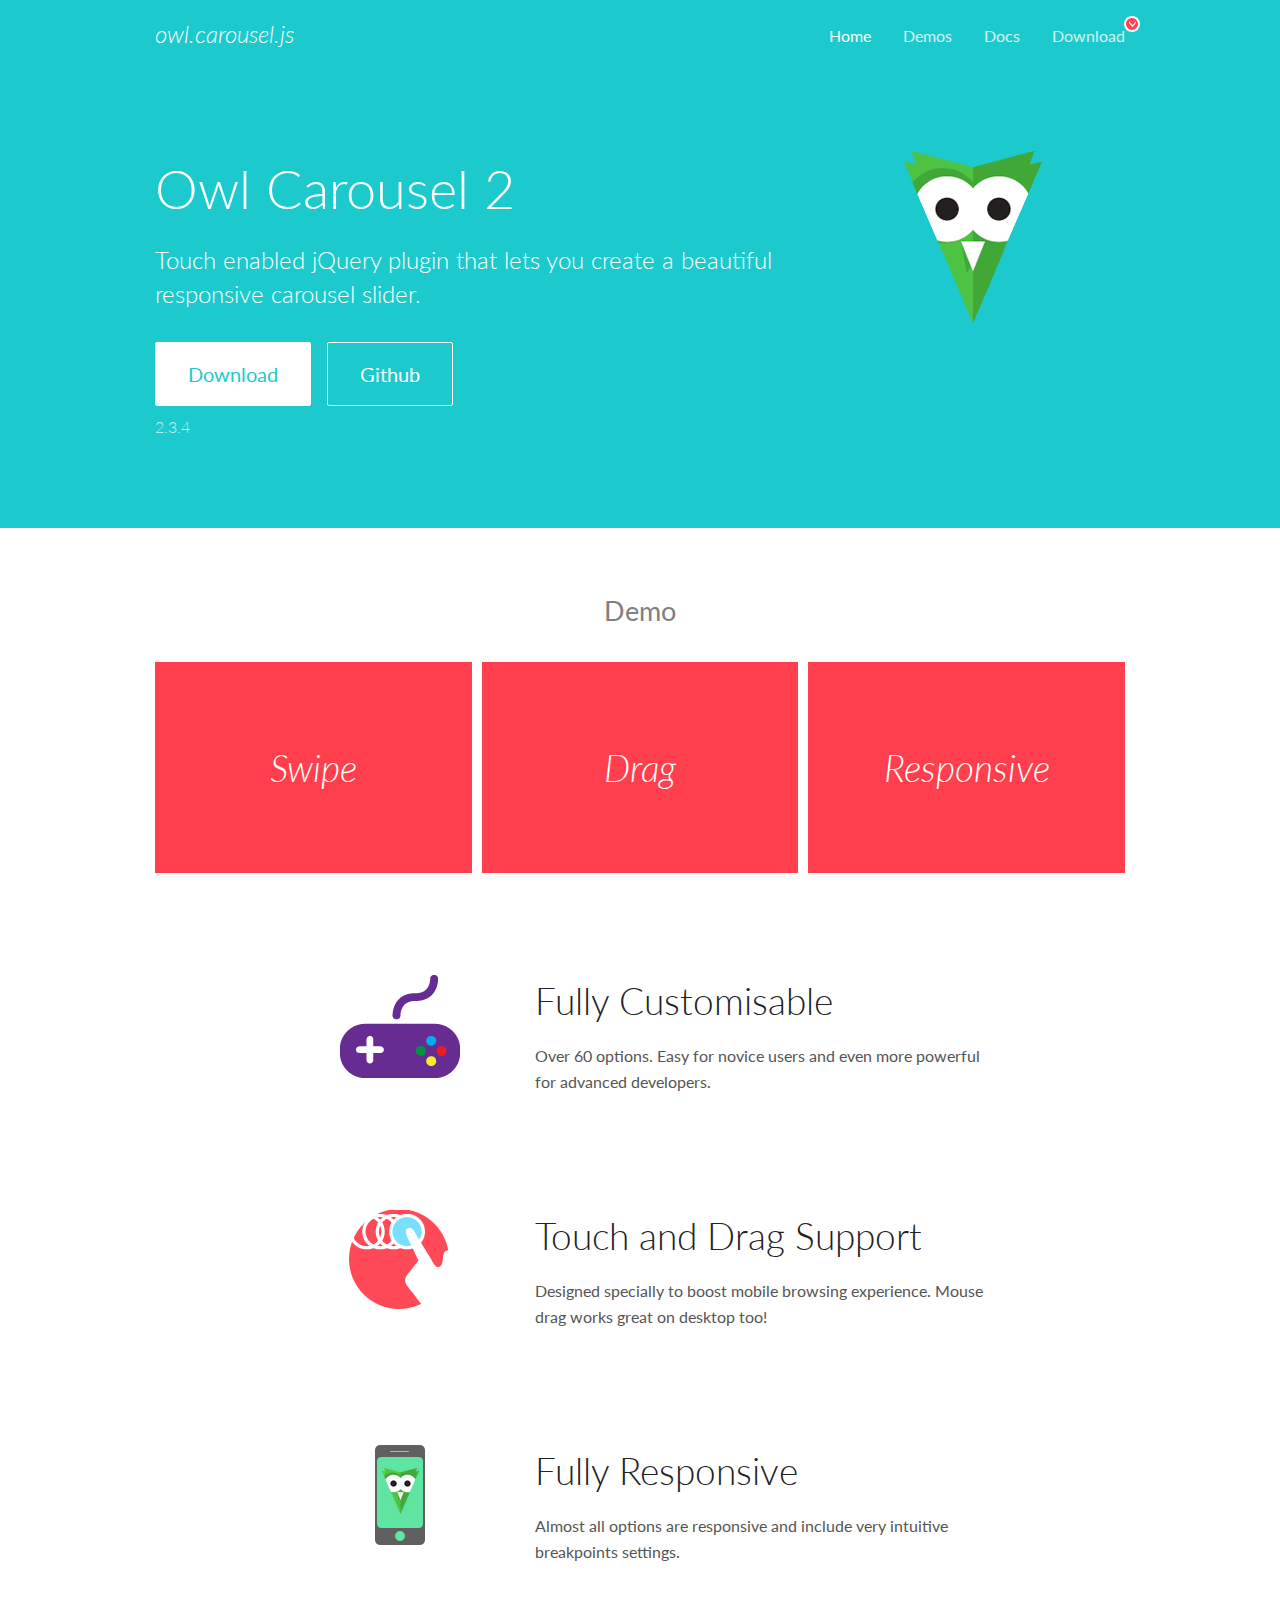
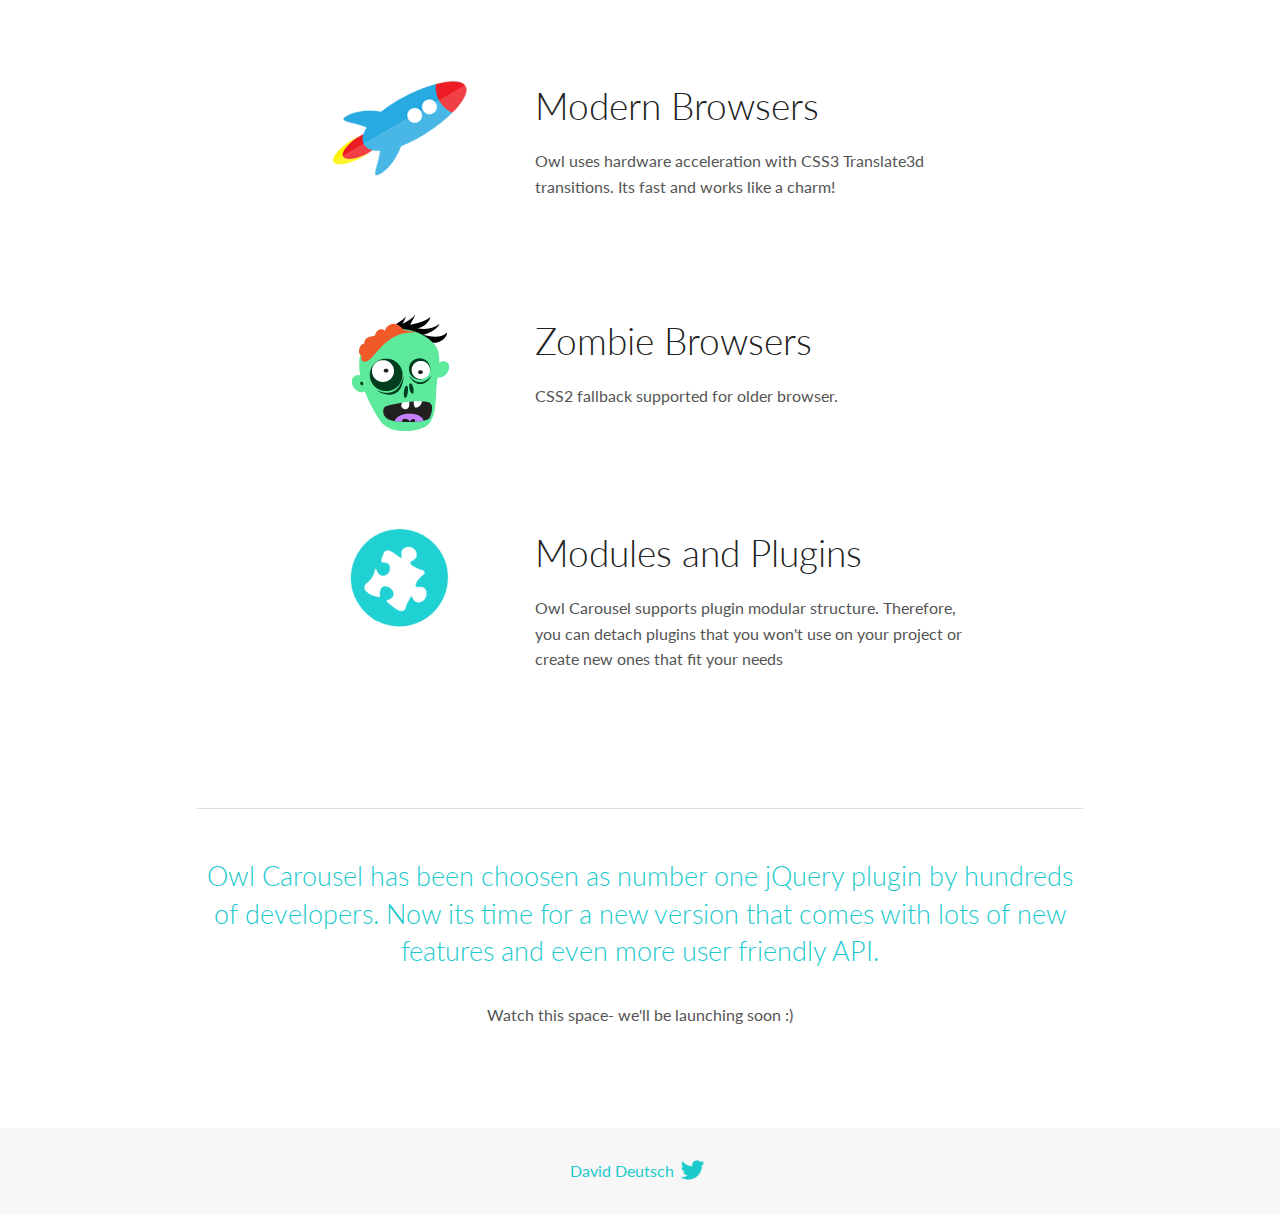
<file: plugins/OwlCarousel2-2.3.4/docs/index.html>
<!DOCTYPE html>
<html lang="en">
  <head>

    <!-- head -->
    <meta charset="utf-8">
    <meta name="msapplication-tap-highlight" content="no" />
    <meta name="viewport" content="width=device-width, initial-scale=1.0" />
    <meta name="description" content="Touch enabled jQuery plugin that lets you create beautiful responsive carousel slider.">
    <meta name="author" content="David Deutsch">
    <title>
      Home | Owl Carousel | 2.3.4
    </title>

    <!-- Stylesheets -->
    <link href='https://fonts.googleapis.com/css?family=Lato:300,400,700,400italic,300italic' rel='stylesheet' type='text/css'>
    <link rel="stylesheet" href="assets/css/docs.theme.min.css">

    <!-- Owl Stylesheets -->
    <link rel="stylesheet" href="assets/owlcarousel/assets/owl.carousel.min.css">
    <link rel="stylesheet" href="assets/owlcarousel/assets/owl.theme.default.min.css">

    <!-- HTML5 shim and Respond.js IE8 support of HTML5 elements and media queries -->

    <!--[if lt IE 9]>
      <script src="https://oss.maxcdn.com/libs/html5shiv/3.7.0/html5shiv.js"></script>
      <script src="https://oss.maxcdn.com/libs/respond.js/1.3.0/respond.min.js"></script>
    <![endif]-->

    <!-- Favicons -->
    <link rel="apple-touch-icon-precomposed" sizes="144x144" href="assets/ico/apple-touch-icon-144-precomposed.png">
    <link rel="shortcut icon" href="assets/ico/favicon.png">
    <link rel="shortcut icon" href="favicon.ico">

    <!-- Yeah i know js should not be in header. Its required for demos.-->

    <!-- javascript -->
    <script src="assets/vendors/jquery.min.js"></script>
    <script src="assets/owlcarousel/owl.carousel.js"></script>
  </head>
  <body>

    <!-- header -->
    <header class="header">
      <div class="row">
        <div class="large-12 columns">
          <div class="brand left">
            <h3>
              <a href="/OwlCarousel2/">owl.carousel.js</a> 
            </h3>
          </div>
          <a id="toggle-nav" class="right">
            <span></span> <span></span> <span></span> 
          </a> 
          <div class="nav-bar">
            <ul class="clearfix">
              <li class="active">
                <a href="/OwlCarousel2/index.html">Home</a> 
              </li>
              <li> <a href="/OwlCarousel2/demos/demos.html">Demos</a>  </li>
              <li> <a href="/OwlCarousel2/docs/started-welcome.html">Docs</a>  </li>
              <li>
                <a href="https://github.com/OwlCarousel2/OwlCarousel2/archive/2.3.4.zip">Download</a> 
                <span class="download"></span> 
              </li>
            </ul>
          </div>
        </div>
      </div>
    </header>

    <!-- home panel -->
    <section id="hero">
      <div class="row">
        <div class="large-8 medium-8 columns">
          <h1>Owl Carousel 2</h1>
          <h4>Touch enabled jQuery plugin that lets you create a beautiful responsive carousel slider.</h4>
          <a href="https://github.com/OwlCarousel2/OwlCarousel2/archive/2.3.4.zip" class="hero-button">Download</a> 
          <a href="https://github.com/OwlCarousel2/OwlCarousel2" class="hero-button outline">Github</a> 
          <p>2.3.4</p>
        </div>
        <div class="large-4 medium-4 columns">
          <img class="owl-logo" src="assets/img/owl-logo.png" alt="mr. Owl">
        </div>
      </div>
    </section>

    <!-- body -->
    <div class="home-demo">
      <div class="row">
        <div class="large-12 columns">
          <h3>Demo</h3>
          <div class="owl-carousel">
            <div class="item">
              <h2>Swipe</h2>
            </div>
            <div class="item">
              <h2>Drag</h2>
            </div>
            <div class="item">
              <h2>Responsive</h2>
            </div>
            <div class="item">
              <h2>CSS3</h2>
            </div>
            <div class="item">
              <h2>Fast</h2>
            </div>
            <div class="item">
              <h2>Easy</h2>
            </div>
            <div class="item">
              <h2>Free</h2>
            </div>
            <div class="item">
              <h2>Upgradable</h2>
            </div>
            <div class="item">
              <h2>Tons of options</h2>
            </div>
            <div class="item">
              <h2>Infinity</h2>
            </div>
            <div class="item">
              <h2>Auto Width</h2>
            </div>
          </div>
        </div>
      </div>
    </div>
    <script>
      var owl = $('.owl-carousel');
      owl.owlCarousel({
        margin: 10,
        loop: true,
        responsive: {
          0: {
            items: 1
          },
          600: {
            items: 2
          },
          1000: {
            items: 3
          }
        }
      })
    </script>

    <!-- features -->
    <div id="features">
      <div class="row">
        <div class="small-12 medium-9 small-centered columns">
          <section class="row feature">
            <div class="medium-4 small-12 columns">
              <img src="assets/img/feature-options.png" alt="">
            </div>
            <div class="medium-8 small-12 columns">
              <h2>Fully Customisable</h2>
              <p>Over 60 options. Easy for novice users and even more powerful for advanced developers.</p>
            </div>
          </section>
          <section class="row feature">
            <div class="medium-4 small-12 columns">
              <img src="assets/img/feature-drag.png" alt="">
            </div>
            <div class="medium-8 small-12 columns">
              <h2>Touch and Drag Support</h2>
              <p>Designed specially to boost mobile browsing experience. Mouse drag works great on desktop too!</p>
            </div>
          </section>
          <section class="row feature">
            <div class="medium-4 small-12 columns">
              <img src="assets/img/feature-responsive.png" alt="">
            </div>
            <div class="medium-8 small-12 columns">
              <h2>Fully Responsive</h2>
              <p>Almost all options are responsive and include very intuitive breakpoints settings.</p>
            </div>
          </section>
          <section class="row feature">
            <div class="medium-4 small-12 columns">
              <img src="assets/img/feature-modern.png" alt="">
            </div>
            <div class="medium-8 small-12 columns">
              <h2>Modern Browsers</h2>
              <p>Owl uses hardware acceleration with CSS3 Translate3d transitions. Its fast and works like a charm! </p>
            </div>
          </section>
          <section class="row feature">
            <div class="medium-4 small-12 columns">
              <img src="assets/img/feature-zombie.png" alt="">
            </div>
            <div class="medium-8 small-12 columns">
              <h2>Zombie Browsers</h2>
              <p>CSS2 fallback supported for older browser.</p>
            </div>
          </section>
          <section class="row feature">
            <div class="medium-4 small-12 columns">
              <img src="assets/img/feature-module.png" alt="">
            </div>
            <div class="medium-8 small-12 columns">
              <h2>Modules and Plugins</h2>
              <p>Owl Carousel supports plugin modular structure. Therefore, you can detach plugins that you won&#x27;t use on your project or create new ones that fit your needs</p>
            </div>
          </section>
        </div>
      </div>
    </div>

    <!-- footer -->
    <section id="teaser-text">
      <div class="row">
        <div class="small-12 medium-11 small-centered columns">
          <hr>
          <h3 id="owl-carousel-has-been-choosen-as-number-one-jquery-plugin-by-hundreds-of-developers-now-its-time-for-a-new-version-that-comes-with-lots-of-new-features-and-even-more-user-friendly-api-">Owl Carousel has been choosen as number one jQuery plugin by hundreds of developers. Now its time for a new version that comes with lots of new features and even more user friendly API.</h3>
          <p>Watch this space- we&#39;ll be launching soon :)</p>
        </div>
      </div>
    </section>

    <!-- footer -->
    <footer class="footer">
      <div class="row">
        <div class="large-12 columns">
          <h5>
            <a href="/OwlCarousel2/docs/support-contact.html">David Deutsch</a> 
            <a id="custom-tweet-button" href="https://twitter.com/share?url=https://github.com/OwlCarousel2/OwlCarousel2&text=Owl Carousel - This is so awesome! " target="_blank"></a> 
          </h5>
        </div>
      </div>
    </footer>

    <!-- vendors -->
    <script src="assets/vendors/highlight.js"></script>
    <script src="assets/js/app.js"></script>
  </body>
</html>
</file>
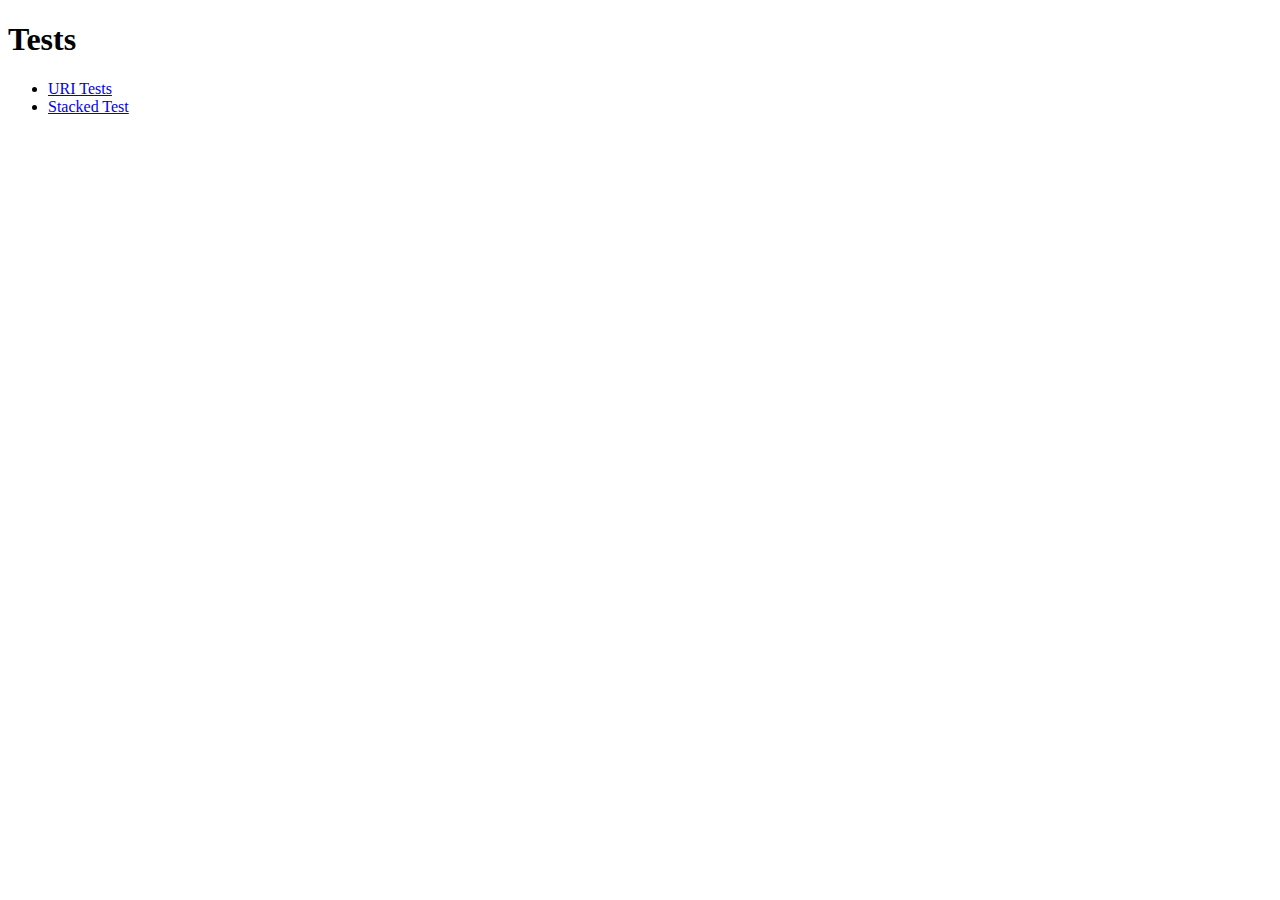
<file: lity/lity-2.4.1/test/functional/index.html>
<!DOCTYPE html>
<html>
<head lang="en">
    <meta charset="UTF-8">
    <meta name="viewport" content="width=device-width, initial-scale=1">
    <title>Lity - Tests</title>
</head>
<body>

<h1>Tests</h1>

<ul>
    <li>
        <a href="uri.html">URI Tests</a>
    </li>
    <li>
        <a href="stacked.html">Stacked Test</a>
    </li>
</ul>

</body>
</html>
</file>
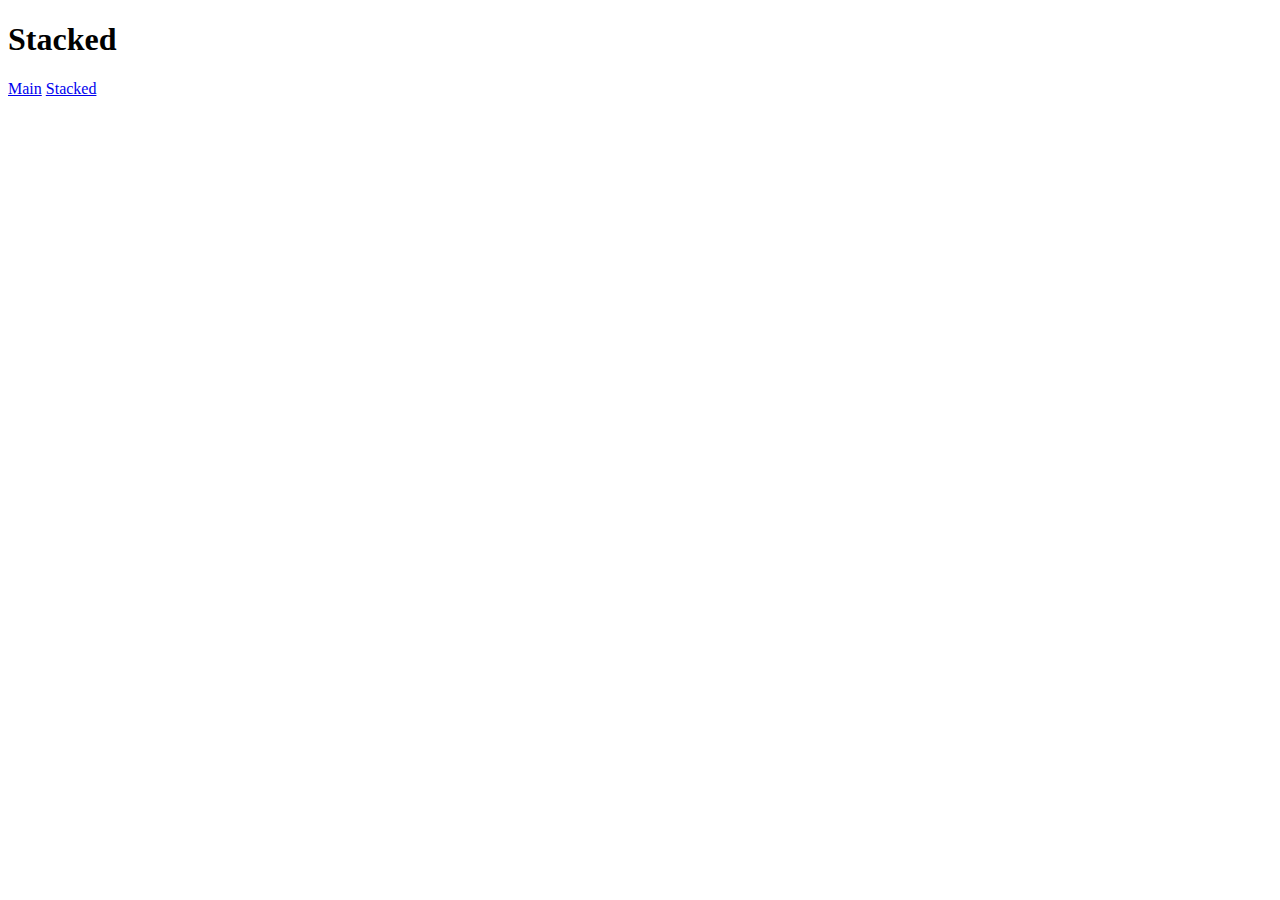
<file: lity/lity-2.4.1/test/functional/stacked.html>
<!DOCTYPE html>
<html>
<head lang="en">
    <meta charset="UTF-8">
    <meta name="viewport" content="width=device-width, initial-scale=1">
    <title>Lity - Stacked Test</title>

    <link href="../../dist/lity.css" rel="stylesheet"/>

    <script src="../../vendor/jquery.js"></script>
    <script src="../../dist/lity.js"></script>
</head>
<body style="background: #fff">

<h1>Stacked</h1>

<a href="#main" data-lity>Main</a>
<a href="#stacked" data-lity>Stacked</a>

<div id="main" class="lity-hide" style="background:#fff;padding:40px;">
    <h2>Main</h2>
    <p><a href="#stacked" data-lity>Stacked</a></p>
</div>

<div id="stacked" class="lity-hide" style="background:#fff;padding:40px;">
    <h2>Stacked</h2>
    <p><a href="#main" data-lity>Main</a></p>
</div>

<p aria-hidden="true"></p>
<p aria-hidden="false"></p>

</body>
</html>
</file>
<file: lity/lity-2.4.1/dist/lity.css>
/*! Lity - v2.4.1 - 2020-04-26
* http://sorgalla.com/lity/
* Copyright (c) 2015-2020 Jan Sorgalla; Licensed MIT */
.lity {
  z-index: 9990;
  position: fixed;
  top: 0;
  right: 0;
  bottom: 0;
  left: 0;
  white-space: nowrap;
  background: #0b0b0b;
  background: rgba(0, 0, 0, 0.9);
  outline: none !important;
  opacity: 0;
  -webkit-transition: opacity 0.3s ease;
  -o-transition: opacity 0.3s ease;
  transition: opacity 0.3s ease;
}
.lity.lity-opened {
  opacity: 1;
}
.lity.lity-closed {
  opacity: 0;
}
.lity * {
  -webkit-box-sizing: border-box;
     -moz-box-sizing: border-box;
          box-sizing: border-box;
}
.lity-wrap {
  z-index: 9990;
  position: fixed;
  top: 0;
  right: 0;
  bottom: 0;
  left: 0;
  text-align: center;
  outline: none !important;
}
.lity-wrap:before {
  content: '';
  display: inline-block;
  height: 100%;
  vertical-align: middle;
  margin-right: -0.25em;
}
.lity-loader {
  z-index: 9991;
  color: #fff;
  position: absolute;
  top: 50%;
  margin-top: -0.8em;
  width: 100%;
  text-align: center;
  font-size: 14px;
  font-family: Arial, Helvetica, sans-serif;
  opacity: 0;
  -webkit-transition: opacity 0.3s ease;
  -o-transition: opacity 0.3s ease;
  transition: opacity 0.3s ease;
}
.lity-loading .lity-loader {
  opacity: 1;
}
.lity-container {
  z-index: 9992;
  position: relative;
  text-align: left;
  vertical-align: middle;
  display: inline-block;
  white-space: normal;
  max-width: 100%;
  max-height: 100%;
  outline: none !important;
}
.lity-content {
  z-index: 9993;
  width: 100%;
  -webkit-transform: scale(1);
      -ms-transform: scale(1);
       -o-transform: scale(1);
          transform: scale(1);
  -webkit-transition: -webkit-transform 0.3s ease;
  transition: -webkit-transform 0.3s ease;
  -o-transition: -o-transform 0.3s ease;
  transition: transform 0.3s ease;
  transition: transform 0.3s ease, -webkit-transform 0.3s ease, -o-transform 0.3s ease;
}
.lity-loading .lity-content,
.lity-closed .lity-content {
  -webkit-transform: scale(0.8);
      -ms-transform: scale(0.8);
       -o-transform: scale(0.8);
          transform: scale(0.8);
}
.lity-content:after {
  content: '';
  position: absolute;
  left: 0;
  top: 0;
  bottom: 0;
  display: block;
  right: 0;
  width: auto;
  height: auto;
  z-index: -1;
  -webkit-box-shadow: 0 0 8px rgba(0, 0, 0, 0.6);
          box-shadow: 0 0 8px rgba(0, 0, 0, 0.6);
}
.lity-close {
  z-index: 9994;
  width: 35px;
  height: 35px;
  position: fixed;
  right: 0;
  top: 0;
  -webkit-appearance: none;
  cursor: pointer;
  text-decoration: none;
  text-align: center;
  padding: 0;
  color: #fff;
  font-style: normal;
  font-size: 35px;
  font-family: Arial, Baskerville, monospace;
  line-height: 35px;
  text-shadow: 0 1px 2px rgba(0, 0, 0, 0.6);
  border: 0;
  background: none;
  outline: none;
  -webkit-box-shadow: none;
          box-shadow: none;
}
.lity-close::-moz-focus-inner {
  border: 0;
  padding: 0;
}
.lity-close:hover,
.lity-close:focus,
.lity-close:active,
.lity-close:visited {
  text-decoration: none;
  text-align: center;
  padding: 0;
  color: #fff;
  font-style: normal;
  font-size: 35px;
  font-family: Arial, Baskerville, monospace;
  line-height: 35px;
  text-shadow: 0 1px 2px rgba(0, 0, 0, 0.6);
  border: 0;
  background: none;
  outline: none;
  -webkit-box-shadow: none;
          box-shadow: none;
}
.lity-close:active {
  top: 1px;
}
/* Image */
.lity-image img {
  max-width: 100%;
  display: block;
  line-height: 0;
  border: 0;
}
/* iFrame */
.lity-iframe .lity-container,
.lity-youtube .lity-container,
.lity-vimeo .lity-container,
.lity-facebookvideo .lity-container,
.lity-googlemaps .lity-container {
  width: 100%;
  max-width: 964px;
}
.lity-iframe-container {
  width: 100%;
  height: 0;
  padding-top: 56.25%;
  overflow: auto;
  pointer-events: auto;
  -webkit-transform: translateZ(0);
          transform: translateZ(0);
  -webkit-overflow-scrolling: touch;
}
.lity-iframe-container iframe {
  position: absolute;
  display: block;
  top: 0;
  left: 0;
  width: 100%;
  height: 100%;
  -webkit-box-shadow: 0 0 8px rgba(0, 0, 0, 0.6);
          box-shadow: 0 0 8px rgba(0, 0, 0, 0.6);
  background: #000;
}
.lity-hide {
  display: none;
}
</file>
